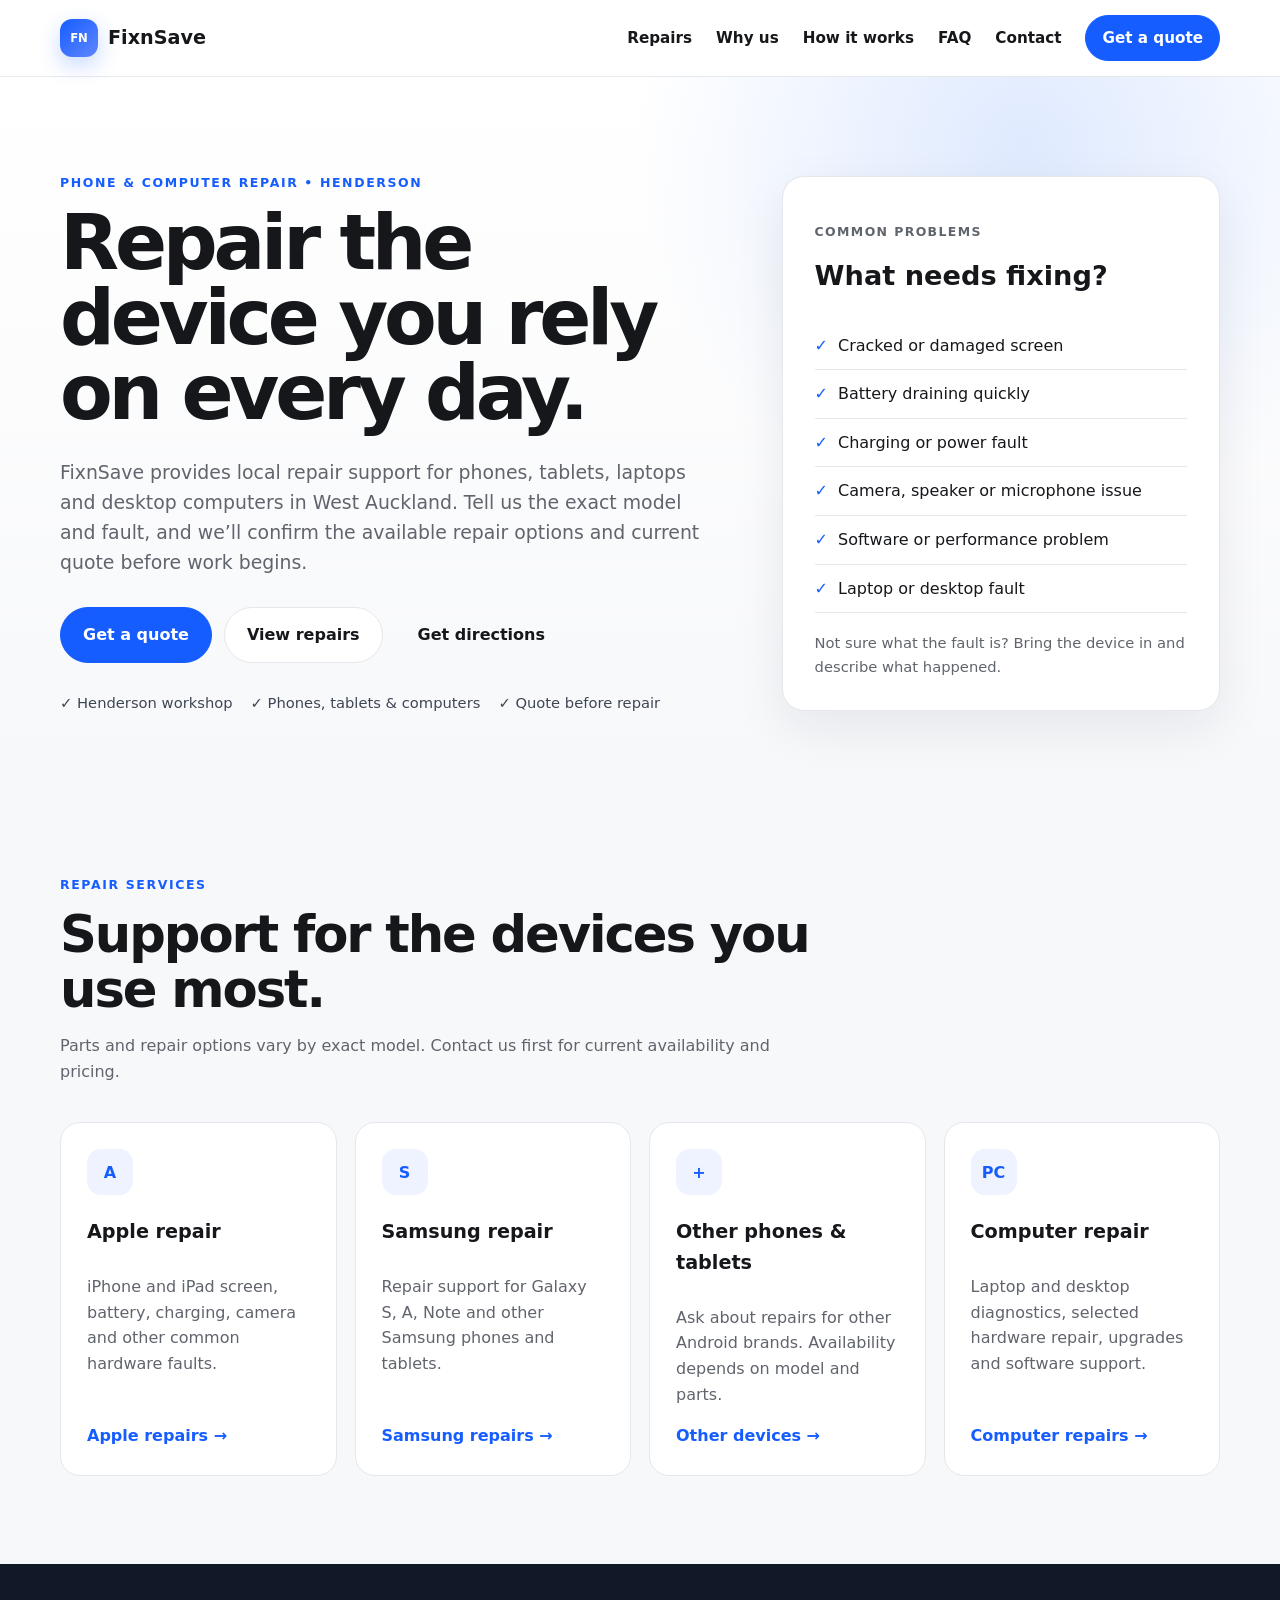
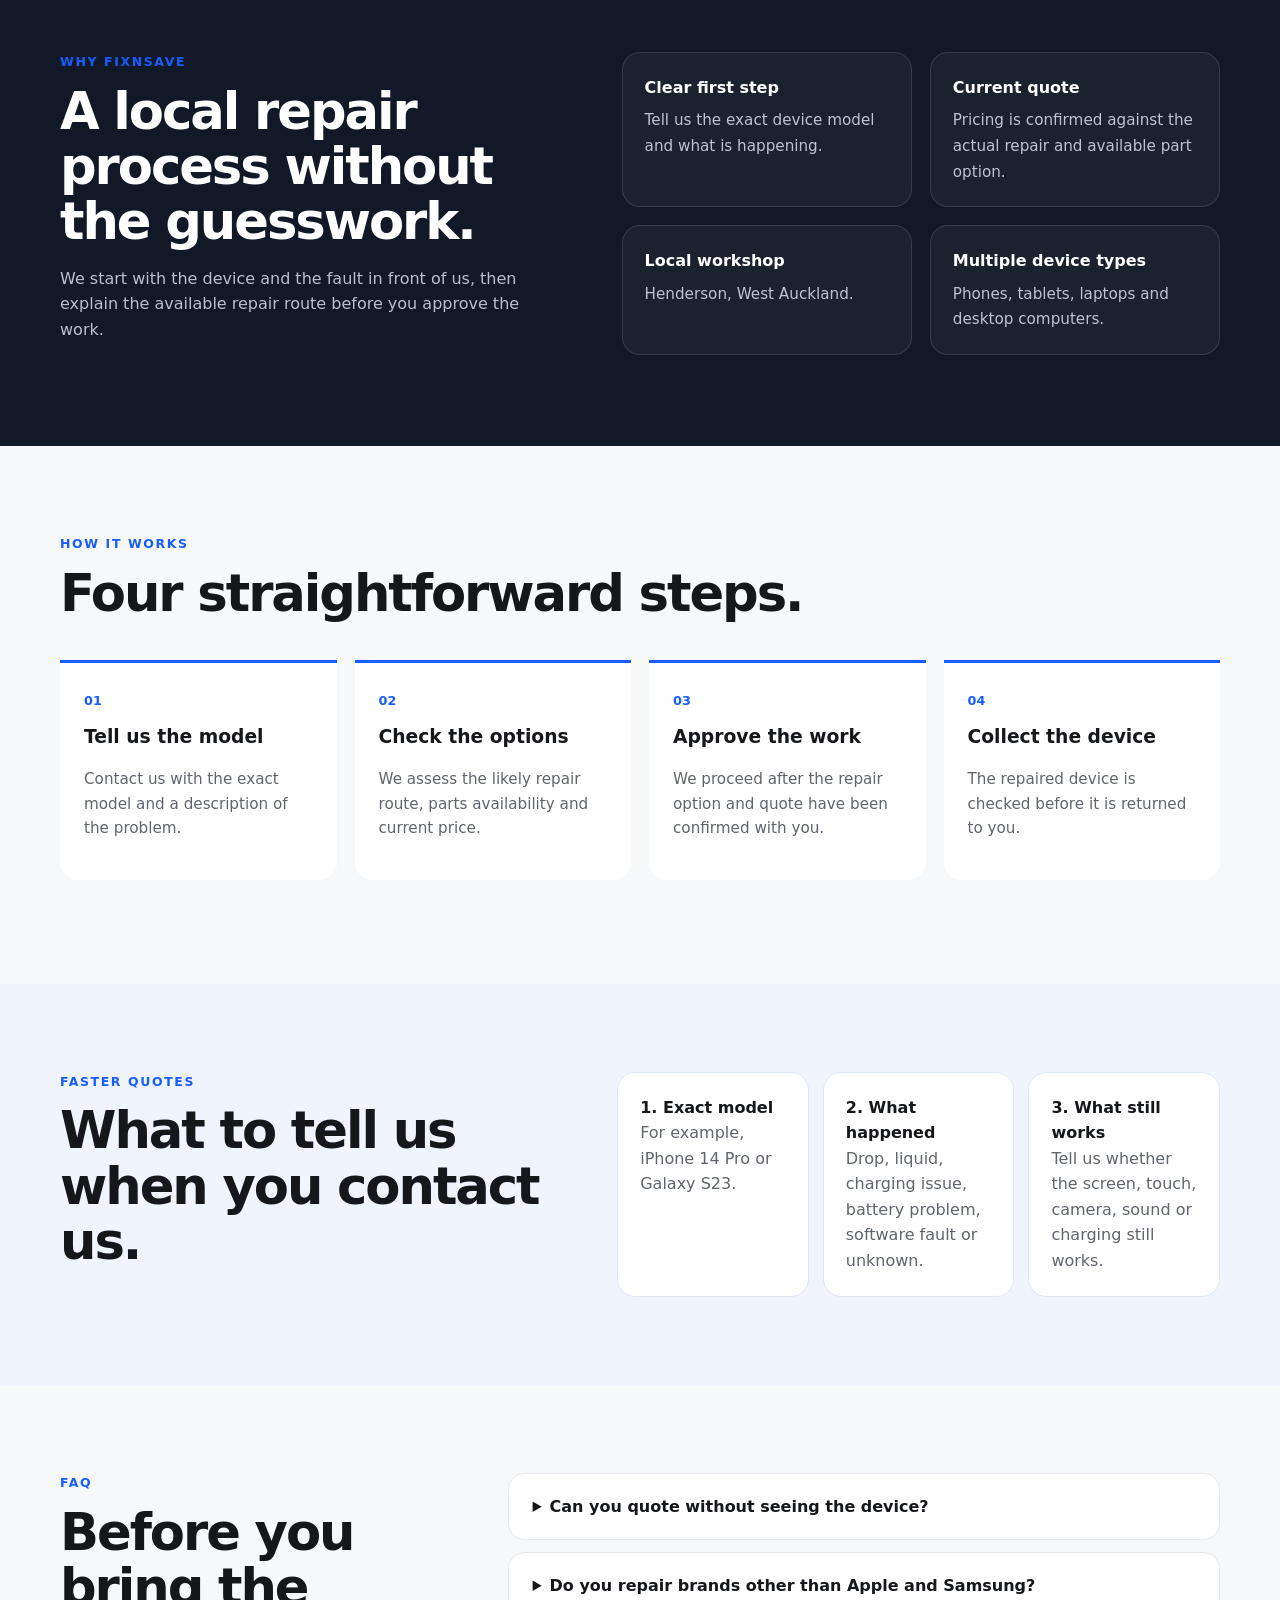
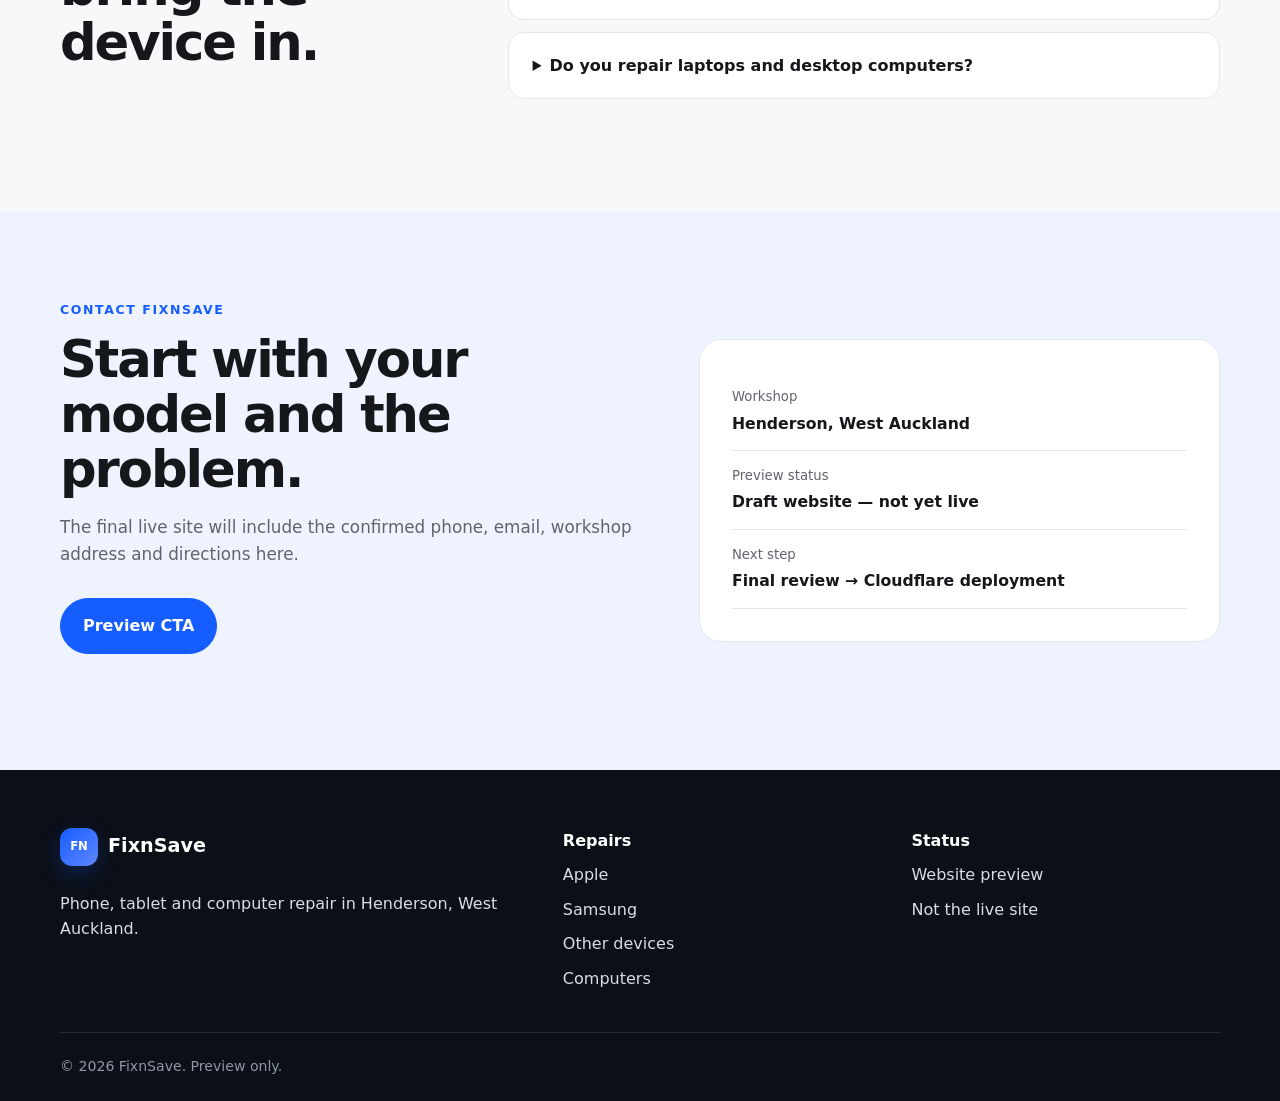
<file: fixnsave-preview/index.html>
<!doctype html><html lang="en"><head><meta charset="utf-8"><meta name="viewport" content="width=device-width,initial-scale=1"><meta name="robots" content="noindex,nofollow"><title>FixnSave Website Preview</title><meta name="description" content="Private review preview of the FixnSave website design."><link rel="stylesheet" href="styles.css"></head><body><a class="skip-link" href="#main">Skip to content</a><header class="site-header"><div class="container nav-wrap"><a class="brand" href="#top"><span class="brand-mark">FN</span><span>FixnSave</span></a><button class="menu-toggle" aria-label="Open menu" aria-expanded="false">☰</button><nav class="nav"><a href="#services">Repairs</a><a href="#why-us">Why us</a><a href="#process">How it works</a><a href="#faq">FAQ</a><a href="#contact">Contact</a><a class="btn btn-small" href="#contact">Get a quote</a></nav></div></header><main id="main"><section class="hero" id="top"><div class="container hero-grid"><div><p class="eyebrow">PHONE & COMPUTER REPAIR • HENDERSON</p><h1>Repair the device you rely on every day.</h1><p class="lead">FixnSave provides local repair support for phones, tablets, laptops and desktop computers in West Auckland. Tell us the exact model and fault, and we’ll confirm the available repair options and current quote before work begins.</p><div class="hero-actions"><a class="btn" href="#contact">Get a quote</a><a class="btn btn-secondary" href="#services">View repairs</a><a class="btn btn-ghost" href="#contact">Get directions</a></div><div class="trust-row"><span>✓ Henderson workshop</span><span>✓ Phones, tablets & computers</span><span>✓ Quote before repair</span></div></div><aside class="hero-card"><p class="card-kicker">COMMON PROBLEMS</p><h2>What needs fixing?</h2><ul class="check-list"><li>Cracked or damaged screen</li><li>Battery draining quickly</li><li>Charging or power fault</li><li>Camera, speaker or microphone issue</li><li>Software or performance problem</li><li>Laptop or desktop fault</li></ul><p class="mini-note">Not sure what the fault is? Bring the device in and describe what happened.</p></aside></div></section><section class="section" id="services"><div class="container"><div class="section-heading"><p class="eyebrow">REPAIR SERVICES</p><h2>Support for the devices you use most.</h2><p>Parts and repair options vary by exact model. Contact us first for current availability and pricing.</p></div><div class="cards four"><article class="service-card"><div class="icon">A</div><h3>Apple repair</h3><p>iPhone and iPad screen, battery, charging, camera and other common hardware faults.</p><a href="#contact">Apple repairs →</a></article><article class="service-card"><div class="icon">S</div><h3>Samsung repair</h3><p>Repair support for Galaxy S, A, Note and other Samsung phones and tablets.</p><a href="#contact">Samsung repairs →</a></article><article class="service-card"><div class="icon">+</div><h3>Other phones & tablets</h3><p>Ask about repairs for other Android brands. Availability depends on model and parts.</p><a href="#contact">Other devices →</a></article><article class="service-card"><div class="icon">PC</div><h3>Computer repair</h3><p>Laptop and desktop diagnostics, selected hardware repair, upgrades and software support.</p><a href="#contact">Computer repairs →</a></article></div></div></section><section class="section section-dark" id="why-us"><div class="container split"><div><p class="eyebrow">WHY FIXNSAVE</p><h2>A local repair process without the guesswork.</h2><p class="muted">We start with the device and the fault in front of us, then explain the available repair route before you approve the work.</p></div><div class="feature-grid"><div><strong>Clear first step</strong><span>Tell us the exact device model and what is happening.</span></div><div><strong>Current quote</strong><span>Pricing is confirmed against the actual repair and available part option.</span></div><div><strong>Local workshop</strong><span>Henderson, West Auckland.</span></div><div><strong>Multiple device types</strong><span>Phones, tablets, laptops and desktop computers.</span></div></div></div></section><section class="section" id="process"><div class="container"><div class="section-heading"><p class="eyebrow">HOW IT WORKS</p><h2>Four straightforward steps.</h2></div><ol class="steps"><li><span>01</span><h3>Tell us the model</h3><p>Contact us with the exact model and a description of the problem.</p></li><li><span>02</span><h3>Check the options</h3><p>We assess the likely repair route, parts availability and current price.</p></li><li><span>03</span><h3>Approve the work</h3><p>We proceed after the repair option and quote have been confirmed with you.</p></li><li><span>04</span><h3>Collect the device</h3><p>The repaired device is checked before it is returned to you.</p></li></ol></div></section><section class="section soft-section"><div class="container quote-guide"><div><p class="eyebrow">FASTER QUOTES</p><h2>What to tell us when you contact us.</h2></div><div class="quote-points"><p><strong>1. Exact model</strong><br>For example, iPhone 14 Pro or Galaxy S23.</p><p><strong>2. What happened</strong><br>Drop, liquid, charging issue, battery problem, software fault or unknown.</p><p><strong>3. What still works</strong><br>Tell us whether the screen, touch, camera, sound or charging still works.</p></div></div></section><section class="section" id="faq"><div class="container faq-wrap"><div class="section-heading"><p class="eyebrow">FAQ</p><h2>Before you bring the device in.</h2></div><div class="faq-list"><details><summary>Can you quote without seeing the device?</summary><p>Often we can give an initial quote if you provide the exact model and a clear description of the fault. Some problems need inspection first.</p></details><details><summary>Do you repair brands other than Apple and Samsung?</summary><p>Yes, selected other phone and tablet models can be supported. Parts availability varies.</p></details><details><summary>Do you repair laptops and desktop computers?</summary><p>Yes. FixnSave offers diagnosis and selected hardware, upgrade and software support.</p></details></div></div></section><section class="section contact-section" id="contact"><div class="container contact-grid"><div><p class="eyebrow">CONTACT FIXNSAVE</p><h2>Start with your model and the problem.</h2><p class="lead small">The final live site will include the confirmed phone, email, workshop address and directions here.</p><div class="contact-actions"><a class="btn" href="#top">Preview CTA</a></div></div><div class="contact-card"><div><span>Workshop</span><strong>Henderson, West Auckland</strong></div><div><span>Preview status</span><strong>Draft website — not yet live</strong></div><div><span>Next step</span><strong>Final review → Cloudflare deployment</strong></div></div></div></section></main><footer><div class="container footer-grid"><div><a class="brand footer-brand" href="#top"><span class="brand-mark">FN</span><span>FixnSave</span></a><p>Phone, tablet and computer repair in Henderson, West Auckland.</p></div><div><strong>Repairs</strong><a href="#services">Apple</a><a href="#services">Samsung</a><a href="#services">Other devices</a><a href="#services">Computers</a></div><div><strong>Status</strong><span>Website preview</span><span>Not the live site</span></div></div><div class="container copyright">© <span id="year"></span> FixnSave. Preview only.</div></footer><script src="script.js"></script></body></html>
</file>
<file: fixnsave-preview/styles.css>
:root{--bg:#f7f8fa;--surface:#fff;--text:#15171a;--muted:#60646c;--line:#e4e7eb;--brand:#165dff;--brand-dark:#0d47cf;--dark:#111827;--radius:22px;--shadow:0 18px 50px rgba(20,30,50,.08)}*{box-sizing:border-box}html{scroll-behavior:smooth}body{margin:0;font-family:Inter,ui-sans-serif,system-ui,-apple-system,BlinkMacSystemFont,"Segoe UI",sans-serif;color:var(--text);background:var(--bg);line-height:1.6}a{color:inherit;text-decoration:none}img{max-width:100%}.container{width:min(1160px,calc(100% - 40px));margin:auto}.skip-link{position:absolute;left:-9999px;top:10px;padding:10px 14px;background:#fff;border:2px solid var(--brand);border-radius:10px;z-index:100}.skip-link:focus{left:10px}.site-header{position:sticky;top:0;z-index:20;background:rgba(255,255,255,.92);backdrop-filter:blur(14px);border-bottom:1px solid rgba(228,231,235,.9)}.nav-wrap{min-height:76px;display:flex;align-items:center;justify-content:space-between}.brand{display:inline-flex;align-items:center;gap:10px;font-size:1.2rem;font-weight:800}.brand-mark{display:grid;place-items:center;width:38px;height:38px;border-radius:12px;background:linear-gradient(135deg,var(--brand),#5f86ff);color:white;font-size:.73rem;letter-spacing:-.02em;box-shadow:0 8px 22px rgba(22,93,255,.24)}.nav{display:flex;align-items:center;gap:24px;font-size:.95rem;font-weight:600}.nav>a:not(.btn):hover{color:var(--brand)}.menu-toggle{display:none;border:0;background:transparent;font-size:1.6rem;cursor:pointer}.btn{display:inline-flex;align-items:center;justify-content:center;padding:14px 22px;border-radius:999px;background:var(--brand);color:white;font-weight:800;border:1px solid var(--brand);transition:.2s}.btn:hover{background:var(--brand-dark);transform:translateY(-1px)}.btn-secondary{background:white;color:var(--text);border-color:var(--line)}.btn-secondary:hover{background:#f3f5f7}.btn-ghost{background:transparent;color:var(--text);border-color:transparent}.btn-ghost:hover{background:rgba(255,255,255,.7)}.btn-small{padding:10px 16px}.hero{padding:96px 0 72px;background:radial-gradient(circle at 80% 10%,#dfeaff 0,transparent 32%),linear-gradient(180deg,#fff,#f7f8fa)}.hero-grid{display:grid;grid-template-columns:1.2fr .8fr;gap:64px;align-items:center}.eyebrow{font-size:.78rem;letter-spacing:.13em;font-weight:900;color:var(--brand);margin:0 0 12px}.hero h1{font-size:clamp(3rem,6vw,5.4rem);line-height:.98;letter-spacing:-.055em;max-width:820px;margin:0 0 26px}.lead{font-size:1.18rem;color:var(--muted);max-width:760px}.lead.small{font-size:1.05rem}.hero-actions,.contact-actions{display:flex;gap:12px;flex-wrap:wrap;margin:30px 0 28px}.trust-row{display:flex;gap:18px;flex-wrap:wrap;color:#3e4653;font-size:.92rem}.hero-card,.contact-card{background:var(--surface);border:1px solid var(--line);border-radius:var(--radius);box-shadow:var(--shadow);padding:32px}.card-kicker{font-size:.78rem;font-weight:900;letter-spacing:.11em;color:var(--muted)}.hero-card h2{font-size:1.7rem;margin-top:5px}.check-list{padding:0;list-style:none;margin:24px 0 18px}.check-list li{padding:11px 0;border-bottom:1px solid var(--line)}.check-list li:before{content:"✓";color:var(--brand);font-weight:900;margin-right:10px}.mini-note{margin:0;color:var(--muted);font-size:.92rem}.text-link{font-weight:800;color:var(--brand)}.section{padding:88px 0}.section-heading{max-width:760px;margin-bottom:38px}.section-heading h2,.split h2,.contact-section h2,.quote-guide h2{font-size:clamp(2rem,4vw,3.4rem);letter-spacing:-.04em;line-height:1.08;margin:0 0 15px}.section-heading p:last-child{color:var(--muted)}.cards{display:grid;gap:18px}.cards.four{grid-template-columns:repeat(4,1fr)}.service-card{background:white;border:1px solid var(--line);border-radius:20px;padding:26px;min-height:280px;display:flex;flex-direction:column;transition:.2s}.service-card:hover{transform:translateY(-3px);box-shadow:var(--shadow)}.service-card .icon{width:46px;height:46px;border-radius:14px;display:grid;place-items:center;background:#eef3ff;color:var(--brand);font-weight:900}.service-card h3{font-size:1.2rem;margin:22px 0 10px}.service-card p{color:var(--muted);flex:1}.service-card a{font-weight:800;color:var(--brand)}.section-dark{background:var(--dark);color:white}.split{display:grid;grid-template-columns:.9fr 1.1fr;gap:72px;align-items:start}.muted{color:#b9c1ce}.feature-grid{display:grid;grid-template-columns:1fr 1fr;gap:18px}.feature-grid>div{padding:22px;border:1px solid rgba(255,255,255,.12);border-radius:18px;background:rgba(255,255,255,.04)}.feature-grid strong{display:block;margin-bottom:7px}.feature-grid span{color:#bdc4cf;font-size:.95rem}.steps{list-style:none;padding:0;display:grid;grid-template-columns:repeat(4,1fr);gap:18px}.steps li{padding:24px;border-top:3px solid var(--brand);background:white;border-radius:0 0 18px 18px}.steps span{font-weight:900;color:var(--brand);font-size:.8rem}.steps h3{margin:10px 0}.steps p{color:var(--muted);font-size:.95rem}.soft-section{background:#f0f4ff}.quote-guide{display:grid;grid-template-columns:.9fr 1.1fr;gap:64px;align-items:start}.quote-points{display:grid;grid-template-columns:repeat(3,1fr);gap:14px}.quote-points p{margin:0;padding:22px;background:#fff;border:1px solid #dfe6f5;border-radius:18px;color:var(--muted)}.quote-points strong{color:var(--text)}.faq-wrap{display:grid;grid-template-columns:.7fr 1.3fr;gap:64px}.faq-list{display:flex;flex-direction:column;gap:12px}.faq-list details{background:white;border:1px solid var(--line);border-radius:16px;padding:0 20px}.faq-list summary{cursor:pointer;font-weight:800;padding:20px 4px}.faq-list p{color:var(--muted);margin:0;padding:0 4px 20px}.contact-section{background:#eef3ff}.contact-grid{display:grid;grid-template-columns:1fr .9fr;gap:60px;align-items:center}.contact-card{box-shadow:none}.contact-card>div{padding:14px 0;border-bottom:1px solid var(--line)}.contact-card span{display:block;color:var(--muted);font-size:.83rem;margin-bottom:3px}.contact-card strong{font-size:.98rem}.contact-card .text-link{display:inline-block;margin-top:18px}footer{background:#0b0f17;color:#d8dde6;padding:58px 0 24px}.footer-grid{display:grid;grid-template-columns:1.5fr 1fr 1fr;gap:40px}.footer-grid>div{display:flex;flex-direction:column;gap:9px}.footer-grid strong{color:white}.footer-grid a:hover{color:white}.footer-brand{color:white}.copyright{border-top:1px solid rgba(255,255,255,.12);margin-top:40px;padding-top:22px;color:#8f98a6;font-size:.88rem}.page-hero{padding:72px 0 52px;background:white}.page-hero h1{font-size:clamp(2.6rem,5vw,4.5rem);letter-spacing:-.05em;line-height:1;margin:0 0 18px}.page-grid{display:grid;grid-template-columns:1.2fr .8fr;gap:48px}.content-card{background:white;border:1px solid var(--line);border-radius:20px;padding:30px}.repair-list{display:grid;grid-template-columns:1fr 1fr;gap:12px;padding:0;list-style:none}.repair-list li{background:#f7f9fc;padding:15px;border-radius:14px}.note{padding:16px 18px;background:#fff7dd;border-radius:14px;color:#655115}a:focus-visible,button:focus-visible,summary:focus-visible{outline:3px solid rgba(22,93,255,.35);outline-offset:3px;border-radius:8px}@media(prefers-reduced-motion:reduce){html{scroll-behavior:auto}*,*:before,*:after{transition:none!important}}@media(max-width:980px){.nav{gap:18px}.quote-guide,.faq-wrap{grid-template-columns:1fr}.quote-points{grid-template-columns:1fr 1fr}}@media(max-width:900px){.nav{display:none;position:absolute;top:76px;left:0;right:0;background:white;padding:22px;flex-direction:column;align-items:stretch;border-bottom:1px solid var(--line)}.nav.open{display:flex}.menu-toggle{display:block}.hero-grid,.split,.contact-grid,.page-grid{grid-template-columns:1fr}.cards.four,.steps{grid-template-columns:1fr 1fr}.hero{padding-top:68px}.hero-card{max-width:none}}@media(max-width:600px){.container{width:min(100% - 28px,1160px)}.hero h1{font-size:3rem}.cards.four,.steps,.feature-grid,.repair-list,.quote-points{grid-template-columns:1fr}.section{padding:64px 0}.hero{padding:58px 0}.hero-actions .btn,.contact-actions .btn{width:100%}.trust-row{flex-direction:column;gap:8px}.footer-grid{grid-template-columns:1fr}.hero-card,.contact-card,.service-card,.content-card{border-radius:16px}.nav-wrap{min-height:68px}.nav{top:68px}.faq-wrap{gap:14px}}
</file>
